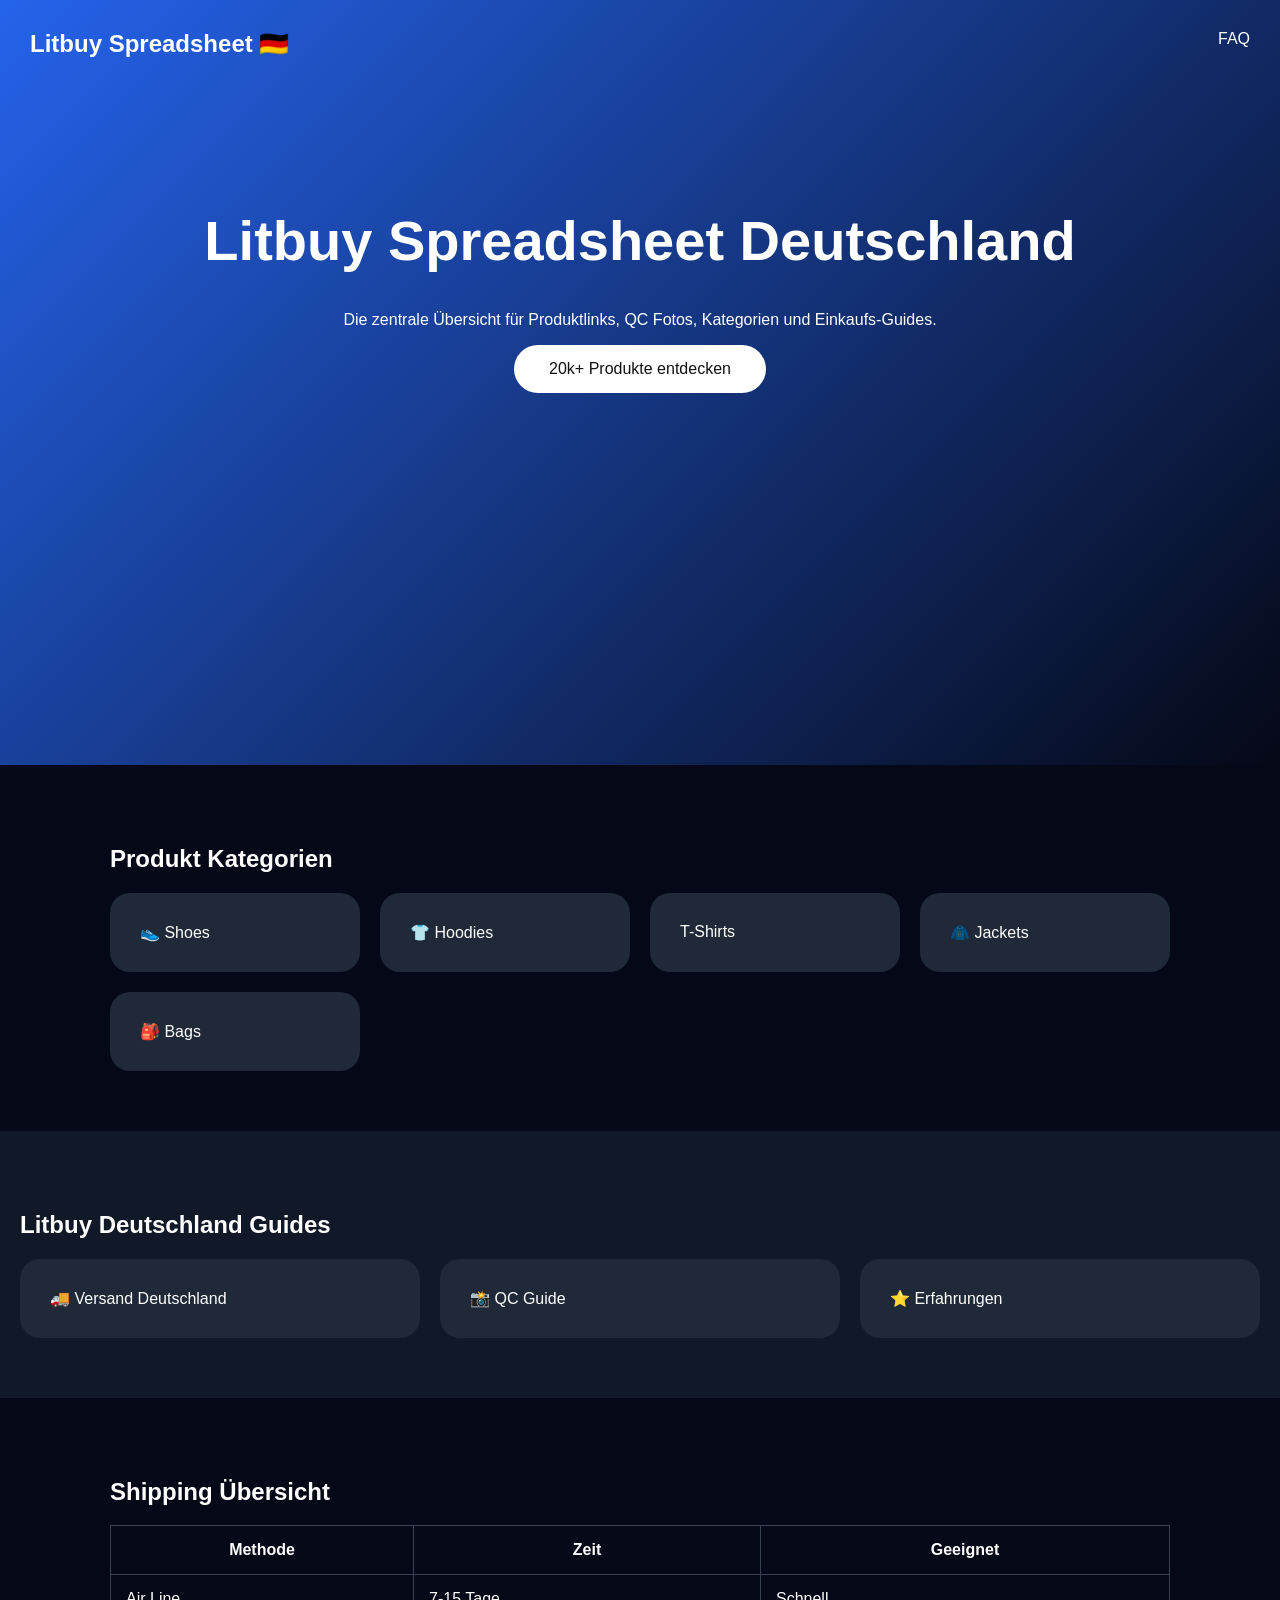
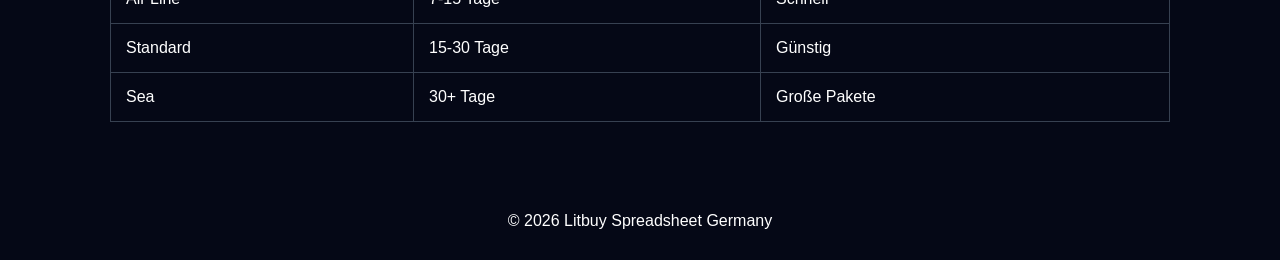
<file: index.html>
<!DOCTYPE html>
<html lang="de">
<head>
<meta charset="UTF-8">
<meta name="viewport" content="width=device-width,initial-scale=1.0">
<title>Litbuy Spreadsheet Deutschland | QC & Shipping Guide</title>
<meta name="description" content="Litbuy Spreadsheet Deutschland mit Produktlinks, QC Informationen, Kategorien und Versandtipps.">
<link rel="stylesheet" href="assets/css/style.css">
<meta name="google-site-verification" content="_F2fU1-A-zepmEY1OgGfjSEY6g6xhKcqTns7-yYRliw" />
</head>
<body>

<header class="hero">
<nav>
<div class="logo">Litbuy Spreadsheet 🇩🇪</div>
<a href="faq.html">FAQ</a>
</nav>

<div class="hero-content">
<h1>Litbuy Spreadsheet Deutschland</h1>
<p>Die zentrale Übersicht für Produktlinks, QC Fotos, Kategorien und Einkaufs-Guides.</p>
<a class="btn" href="#categories">20k+ Produkte entdecken</a>
</div>
</header>

<section id="categories" class="section">
<h2>Produkt Kategorien</h2>
<div class="grid">
<a href="category/shoes.html">👟 Shoes</a>
<a href="category/hoodie.html">👕 Hoodies</a>
<a href="category/tshirt.html">T-Shirts</a>
<a href="category/jacket.html">🧥 Jackets</a>
<a href="category/bags.html">🎒 Bags</a>
</div>
</section>

<section class="section dark">
<h2>Litbuy Deutschland Guides</h2>
<div class="grid">
<a href="articles/litbuy-shipping-germany.html">🚚 Versand Deutschland</a>
<a href="articles/litbuy-qc-guide.html">📸 QC Guide</a>
<a href="articles/litbuy-review.html">⭐ Erfahrungen</a>
</div>
</section>

<section class="section">
<h2>Shipping Übersicht</h2>
<table>
<tr><th>Methode</th><th>Zeit</th><th>Geeignet</th></tr>
<tr><td>Air Line</td><td>7-15 Tage</td><td>Schnell</td></tr>
<tr><td>Standard</td><td>15-30 Tage</td><td>Günstig</td></tr>
<tr><td>Sea</td><td>30+ Tage</td><td>Große Pakete</td></tr>
</table>
</section>

<footer>© 2026 Litbuy Spreadsheet Germany</footer>
<script src="assets/js/main.js"></script>
</body>
</html>
</file>
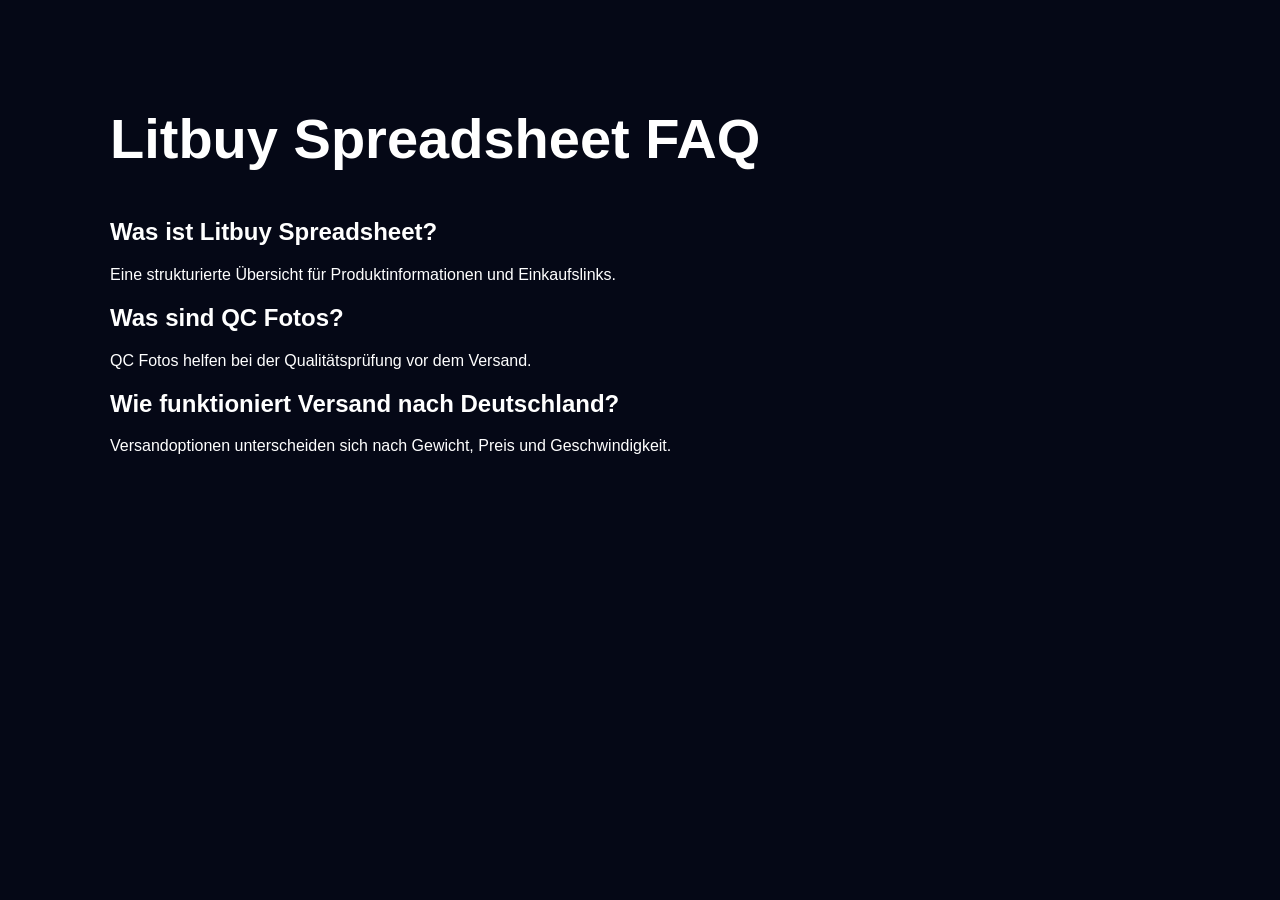
<file: faq.html>
<!DOCTYPE html>
<html lang="de"><head><title>Litbuy Spreadsheet FAQ</title><link rel="stylesheet" href="assets/css/style.css"></head>
<body><section class="section">
<h1>Litbuy Spreadsheet FAQ</h1>
<h2>Was ist Litbuy Spreadsheet?</h2><p>Eine strukturierte Übersicht für Produktinformationen und Einkaufslinks.</p>
<h2>Was sind QC Fotos?</h2><p>QC Fotos helfen bei der Qualitätsprüfung vor dem Versand.</p>
<h2>Wie funktioniert Versand nach Deutschland?</h2><p>Versandoptionen unterscheiden sich nach Gewicht, Preis und Geschwindigkeit.</p>
</section></body></html>
</file>
<file: assets/css/style.css>
*{box-sizing:border-box}
body{margin:0;background:#050816;color:white;font-family:Arial,sans-serif}
.hero{min-height:85vh;padding:30px;background:linear-gradient(135deg,#2563eb,#050816)}
nav{display:flex;justify-content:space-between}
nav a{color:white;text-decoration:none}
.logo{font-weight:800;font-size:24px}
.hero-content{text-align:center;max-width:900px;margin:150px auto}
h1{font-size:56px}
.btn{display:inline-block;background:white;color:#111;padding:15px 35px;border-radius:30px;text-decoration:none}
.section{max-width:1100px;margin:auto;padding:60px 20px}
.dark{background:#111827;max-width:none}
.grid{display:grid;grid-template-columns:repeat(auto-fit,minmax(220px,1fr));gap:20px}
.grid a{background:#1f2937;color:white;text-decoration:none;padding:30px;border-radius:20px}
table{width:100%;border-collapse:collapse}
td,th{padding:15px;border:1px solid #374151}
footer{text-align:center;padding:30px}
</file>
